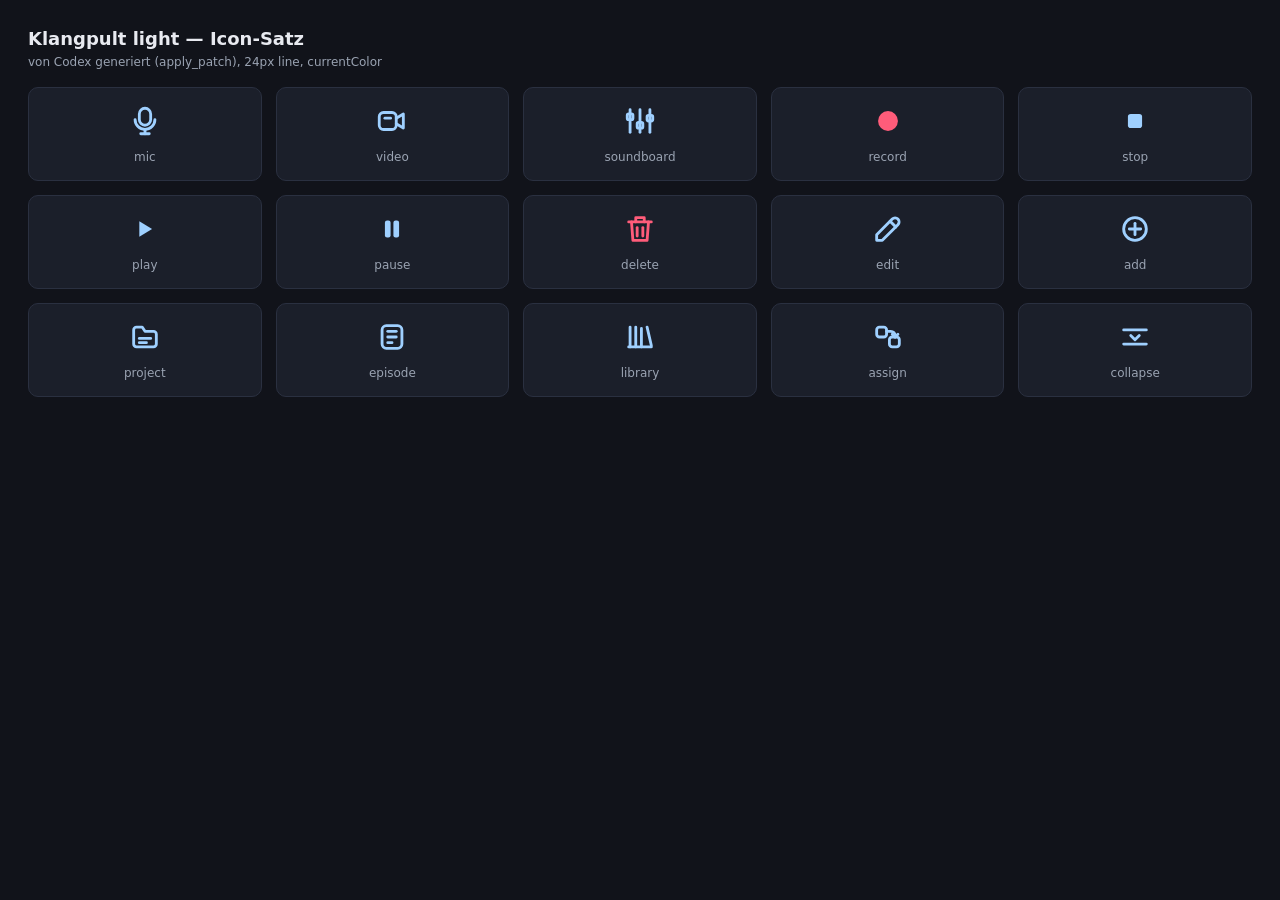
<file: assets/icons/index.html>
<!DOCTYPE html><html><head><meta charset="utf-8"><style>
body{background:#11131a;color:#e8eaf0;font-family:system-ui,sans-serif;margin:0;padding:28px}
h1{font-size:18px;margin:0 0 6px}.sub{color:#9aa3b2;font-size:12px;margin:0 0 18px}
.grid{display:grid;grid-template-columns:repeat(5,1fr);gap:14px}
.cell{background:#1b1f2a;border:1px solid #2a3040;border-radius:10px;padding:16px 8px;text-align:center}
.cell svg{color:#9fd0ff;width:34px;height:34px}.cell .name{margin-top:8px;font-size:12px;color:#9aa3b2}
.accent svg{color:#ff5c7a}
</style></head><body><h1>Klangpult light — Icon-Satz</h1><div class="sub">von Codex generiert (apply_patch), 24px line, currentColor</div><div class="grid">
<div class="cell"><svg xmlns="http://www.w3.org/2000/svg" viewBox="0 0 24 24" width="24" height="24" fill="none" stroke="currentColor" stroke-width="2" stroke-linecap="round" stroke-linejoin="round">
  <path d="M12 15a4 4 0 0 0 4-4V7a4 4 0 0 0-8 0v4a4 4 0 0 0 4 4Z"/>
  <path d="M5 11a7 7 0 0 0 14 0"/>
  <path d="M12 18v3"/>
  <path d="M9 21h6"/>
</svg><div class="name">mic</div></div>
<div class="cell"><svg xmlns="http://www.w3.org/2000/svg" viewBox="0 0 24 24" width="24" height="24" fill="none" stroke="currentColor" stroke-width="2" stroke-linecap="round" stroke-linejoin="round">
  <rect x="3" y="6" width="12" height="12" rx="3"/>
  <path d="m15 10 5-3v10l-5-3"/>
  <path d="M7 10h4"/>
</svg><div class="name">video</div></div>
<div class="cell"><svg xmlns="http://www.w3.org/2000/svg" viewBox="0 0 24 24" width="24" height="24" fill="none" stroke="currentColor" stroke-width="2" stroke-linecap="round" stroke-linejoin="round">
  <path d="M5 4v16"/>
  <path d="M12 4v16"/>
  <path d="M19 4v16"/>
  <rect x="3" y="7" width="4" height="4" rx="1"/>
  <rect x="10" y="13" width="4" height="4" rx="1"/>
  <rect x="17" y="8" width="4" height="4" rx="1"/>
</svg><div class="name">soundboard</div></div>
<div class="cell accent"><svg xmlns="http://www.w3.org/2000/svg" viewBox="0 0 24 24" width="24" height="24" fill="none" stroke="currentColor" stroke-width="2" stroke-linecap="round" stroke-linejoin="round">
  <circle cx="12" cy="12" r="7" fill="currentColor" stroke="none"/>
</svg><div class="name">record</div></div>
<div class="cell"><svg xmlns="http://www.w3.org/2000/svg" viewBox="0 0 24 24" width="24" height="24" fill="none" stroke="currentColor" stroke-width="2" stroke-linecap="round" stroke-linejoin="round">
  <rect x="7" y="7" width="10" height="10" rx="2" fill="currentColor" stroke="none"/>
</svg><div class="name">stop</div></div>
<div class="cell"><svg xmlns="http://www.w3.org/2000/svg" viewBox="0 0 24 24" width="24" height="24" fill="none" stroke="currentColor" stroke-width="2" stroke-linecap="round" stroke-linejoin="round">
  <path d="M8 6.5v11l9-5.5-9-5.5Z" fill="currentColor" stroke="none"/>
</svg><div class="name">play</div></div>
<div class="cell"><svg xmlns="http://www.w3.org/2000/svg" viewBox="0 0 24 24" width="24" height="24" fill="none" stroke="currentColor" stroke-width="2" stroke-linecap="round" stroke-linejoin="round">
  <rect x="7" y="6" width="4" height="12" rx="1.5" fill="currentColor" stroke="none"/>
  <rect x="13" y="6" width="4" height="12" rx="1.5" fill="currentColor" stroke="none"/>
</svg><div class="name">pause</div></div>
<div class="cell accent"><svg xmlns="http://www.w3.org/2000/svg" viewBox="0 0 24 24" width="24" height="24" fill="none" stroke="currentColor" stroke-width="2" stroke-linecap="round" stroke-linejoin="round">
  <path d="M4 7h16"/>
  <path d="M10 11v6"/>
  <path d="M14 11v6"/>
  <path d="M6 7l1 13h10l1-13"/>
  <path d="M9 7V4h6v3"/>
</svg><div class="name">delete</div></div>
<div class="cell"><svg xmlns="http://www.w3.org/2000/svg" viewBox="0 0 24 24" width="24" height="24" fill="none" stroke="currentColor" stroke-width="2" stroke-linecap="round" stroke-linejoin="round">
  <path d="M4 20h4l11-11a2.8 2.8 0 0 0-4-4L4 16v4Z"/>
  <path d="m13.5 6.5 4 4"/>
</svg><div class="name">edit</div></div>
<div class="cell"><svg xmlns="http://www.w3.org/2000/svg" viewBox="0 0 24 24" width="24" height="24" fill="none" stroke="currentColor" stroke-width="2" stroke-linecap="round" stroke-linejoin="round">
  <circle cx="12" cy="12" r="8"/>
  <path d="M12 8v8"/>
  <path d="M8 12h8"/>
</svg><div class="name">add</div></div>
<div class="cell"><svg xmlns="http://www.w3.org/2000/svg" viewBox="0 0 24 24" width="24" height="24" fill="none" stroke="currentColor" stroke-width="2" stroke-linecap="round" stroke-linejoin="round">
  <path d="M4 7a2 2 0 0 1 2-2h4l2 3h6a2 2 0 0 1 2 2v7a2 2 0 0 1-2 2H6a2 2 0 0 1-2-2Z"/>
  <path d="M8 13h8"/>
  <path d="M8 16h5"/>
</svg><div class="name">project</div></div>
<div class="cell"><svg xmlns="http://www.w3.org/2000/svg" viewBox="0 0 24 24" width="24" height="24" fill="none" stroke="currentColor" stroke-width="2" stroke-linecap="round" stroke-linejoin="round">
  <rect x="5" y="4" width="14" height="16" rx="3"/>
  <path d="M9 8h6"/>
  <path d="M9 12h6"/>
  <path d="M9 16h3"/>
</svg><div class="name">episode</div></div>
<div class="cell"><svg xmlns="http://www.w3.org/2000/svg" viewBox="0 0 24 24" width="24" height="24" fill="none" stroke="currentColor" stroke-width="2" stroke-linecap="round" stroke-linejoin="round">
  <path d="M5 5v14"/>
  <path d="M9 5v14"/>
  <path d="M13 6v13"/>
  <path d="m17 5 3 13"/>
  <path d="M4 19h16"/>
</svg><div class="name">library</div></div>
<div class="cell"><svg xmlns="http://www.w3.org/2000/svg" viewBox="0 0 24 24" width="24" height="24" fill="none" stroke="currentColor" stroke-width="2" stroke-linecap="round" stroke-linejoin="round">
  <rect x="4" y="5" width="7" height="7" rx="2"/>
  <rect x="13" y="12" width="7" height="7" rx="2"/>
  <path d="M11 8h3a3 3 0 0 1 3 3v1"/>
  <path d="m15 10 2 2 2-2"/>
</svg><div class="name">assign</div></div>
<div class="cell"><svg xmlns="http://www.w3.org/2000/svg" viewBox="0 0 24 24" width="24" height="24" fill="none" stroke="currentColor" stroke-width="2" stroke-linecap="round" stroke-linejoin="round">
  <path d="M4 7h16"/>
  <path d="M4 17h16"/>
  <path d="m9 11 3 3 3-3"/>
</svg><div class="name">collapse</div></div>
</div></body></html>
</file>
